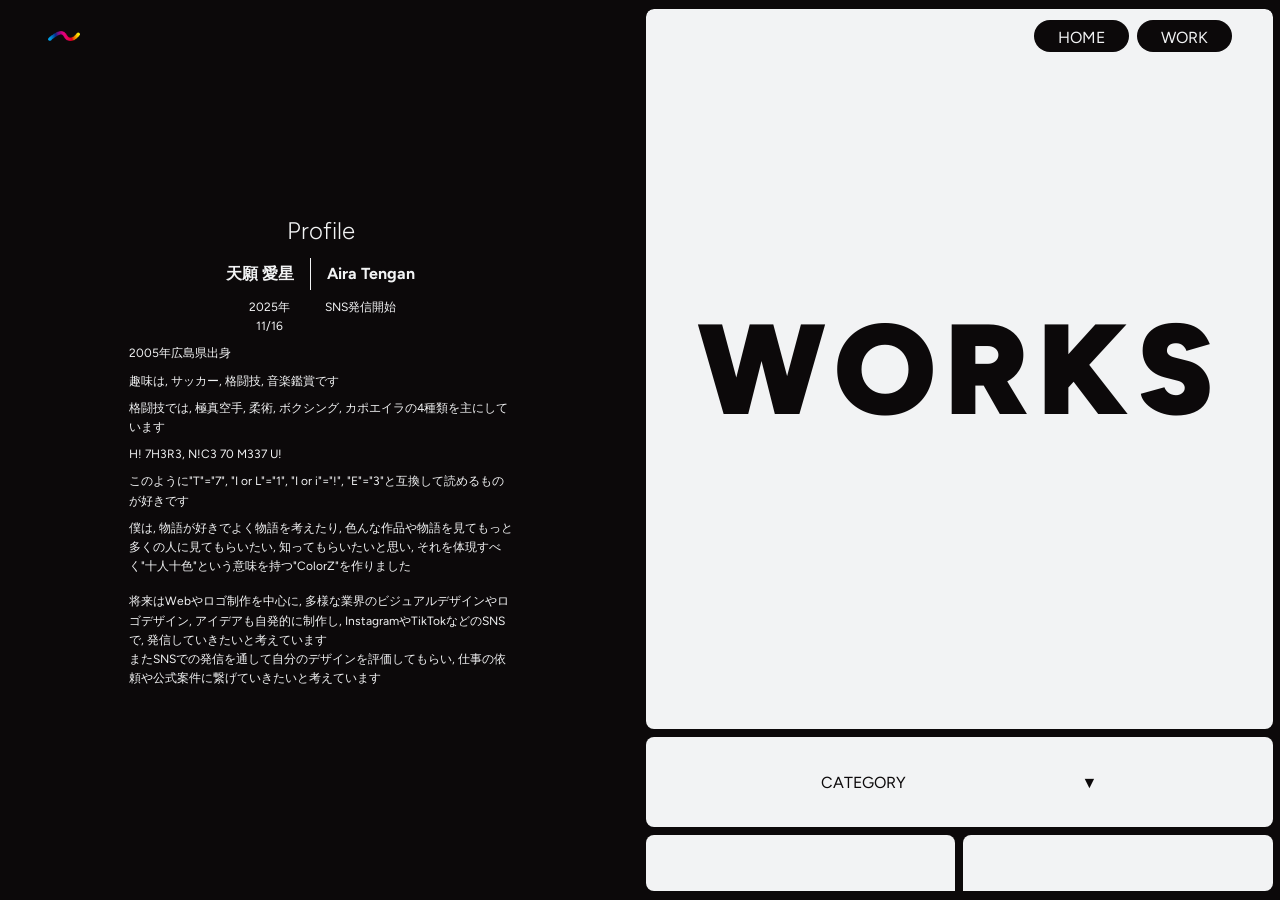
<file: index.html>
<!DOCTYPE html>
<html lang="ja">

<head>
    <meta charset="utf-8">
    <meta name="viewport" content="width=device-width, initial-scale=1.0">
    <title>works - portfolio</title>

    <link rel="stylesheet" href="css/style.css">
    <link rel="stylesheet" href="css/modaal.css">
</head>

<body class="works">
    <header class="header">
        <h1 class="logo">
            <a href="">
                <img src="img/site_logo.png" alt="logo">
            </a>
        </h1>

        <nav class="nav">
            <ul class="menu">
                <li><a href="https://se0ng.github.io/portfolio-home/">HOME</a></li>
                <li><a href="">WORK</a></li>
            </ul>
        </nav>

        <input class="check" id="check" type="checkbox">
        <label class="menu-btn" for="check">
            <span class="bar bar-1"></span>
            <span class="bar bar-2"></span>
            <span class="bar bar-3"></span>
        </label>
    </header>

    
    <main class="inner">
        <section class="max-view">

            <div class="view-left-half">
                <div class="sp-box"></div>
                <div class="profile-inner">
                    <h1 class="profile-title">Profile</h1>
                    <h2 class="profile-name">天願 愛星<span></span>Aira Tengan</h2>
                    <dl class="topic-list">
                        <dt>2025年 11/16</dt>
                        <dd>SNS発信開始</dd>
                    </dl>

                    <div class="s-pr">
                        <p>2005年広島県出身</p>
                        <p>趣味は, サッカー, 格闘技, 音楽鑑賞です</p>
                        <p>格闘技では, 極真空手, 柔術, ボクシング, カポエイラの4種類を主にしています</p>
                        <p>H! 7H3R3, N!C3 70 M337 U!</p>
                        <p>このように"T"="7", "I or L"="1", "I or i"="!", "E"="3"と互換して読めるものが好きです</p>
                        <p>僕は, 物語が好きでよく物語を考えたり, 色んな作品や物語を見てもっと多くの人に見てもらいたい,
                            知ってもらいたいと思い, それを体現すべく"十人十色"という意味を持つ"ColorZ"を作りました</p>
                    </div>

                    <div class="message">
                        <p>将来はWebやロゴ制作を中心に, 多様な業界のビジュアルデザインやロゴデザイン, アイデアも自発的に制作し, 
                            InstagramやTikTokなどのSNSで, 発信していきたいと考えています</p>
                        <p>またSNSでの発信を通して自分のデザインを評価してもらい, 仕事の依頼や公式案件に繋げていきたいと考えています</p>
                    </div>
                </div>
            </div>

            <div class="view-right-half">
                <div class="works-grid">
                    <div class="box">
                        <h2 class="title">WORKS</h2>
                    </div>

                    <div class="category">
                        <div class="category-btn">
                            <p class="">CATEGORY</p><span class="">▼</span>
                        </div>

                        <div class="categories">
                            <ul class="tags-list">
                                <li><a href="#">All</a></li>
                                <li><a href="#logo">LOGO</a></li>
                                <li><a href="#graphic">GRAPHIC</a></li>
                                <li><a href="#web">WEB</a></li>
                                <li><a href="#ui">UI</a></li>
                            </ul>
                            <ul class="used-apps-list">
                                <li><a href="#html">HTML</a></li>
                                <li><a href="#css">CSS</a></li>
                                <li><a href="#java-script">JAVA SCRIPT</a></li>
                                <li><a href="#vs-code">VS CODE</a></li>
                                <li><a href="#illustrator">ILLUSTRATOR</a></li>
                                <li><a href="#photoshop">PHOTOSHOP</a></li>
                                <li><a href="#after-effects">AFTER EFFECTS</a></li>
                                <li><a href="#xd">XD</a></li>
                                <li><a href="#figma">FIGMA</a></li>
                            </ul>
                        </div>
                    </div>

                    <div class="works-list">
                        <div class="works-item" data-modal="modal1">
                            <div class="works-item-inner">
                                <div class="works-img">
                                    <img src="img/works-img/works1-1.png" alt="works1">
                                </div>
                                <p class="works-item-txt">MY DESIGN WORKS</p>
                                <h3 class="works-item-title">LOGO - ColorZ</h3>
                                <ul class="tags">
                                    <li id="logo"><span>#</span>LOGO</li>
                                    <li id="web"><span>#</span>WEB</li>
                                </ul>
                                <ul class="used-apps">
                                    <li id="illustrator"><span>#</span>ILLUSTRATOR</li>
                                </ul>
                            </div>
                        </div>
                        <!--  -->
                        <div class="works-item" data-modal="modal2">
                            <div class="works-item-inner">
                                <div class="works-img">
                                    <img src="img/works-img/works2.png" alt="works2">
                                </div>
                                <p class="works-item-txt">MY DESIGN WORKS</p>
                                <h3 class="works-item-title">LOGO - minimalist</h3>
                                <ul class="tags">
                                    <li id="logo"><span>#</span>LOGO</li>
                                </ul>
                                <ul class="used-apps">
                                    <li id="illustrator"><span>#</span>ILLUSTRATOR</li>
                                </ul>
                            </div>
                        </div>
                        <!--  -->
                        <div class="works-item" data-modal="modal3">
                            <div class="works-item-inner">
                                <div class="works-img">
                                    <img src="img/works-img/works3.png" alt="works3">
                                </div>
                                <p class="works-item-txt">MY DESIGN WORKS</p>
                                <h3 class="works-item-title">LOGO - greeting</h3>
                                <ul class="tags">
                                    <li id="logo"><span>#</span>LOGO</li>
                                </ul>
                                <ul class="used-apps">
                                    <li id="illustrator"><span>#</span>ILLUSTRATOR</li>
                                </ul>
                            </div>
                        </div>
                        <!--  -->
                        <div class="works-item" data-modal="modal4">
                            <div class="works-item-inner">
                                <div class="works-img">
                                    <img src="img/works-img/works4-1.png" alt="works4">
                                </div>
                                <p class="works-item-txt">MY DESIGN WORKS</p>
                                <h3 class="works-item-title">LOGO - LAZY CAT</h3>
                                <ul class="tags">
                                    <li id="logo"><span>#</span>LOGO</li>
                                </ul>
                                <ul class="used-apps">
                                    <li id="illustrator"><span>#</span>ILLUSTRATOR</li>
                                </ul>
                            </div>
                        </div>
                        <!--  -->
                        <div class="works-item" data-modal="modal5">
                            <div class="works-item-inner">
                                <div class="works-img">
                                    <img src="img/works-img/works5.png" alt="works5">
                                </div>
                                <p class="works-item-txt">MY DESIGN WORKS</p>
                                <h3 class="works-item-title">VISUAL GRAPHIC - MY BUSINESS CARD</h3>
                                <ul class="tags">
                                    <li id="graphic"><span>#</span>GRAPHIC</li>
                                </ul>
                                <ul class="used-apps">
                                    <li id="illustrator"><span>#</span>ILLUSTRATOR</li>
                                </ul>
                            </div>
                        </div>
                        <!--  -->
                        <div class="works-item" data-modal="modal6">
                            <div class="works-item-inner">
                                <div class="works-img">
                                    <img src="img/works-img/works6.png" alt="works6">
                                </div>
                                <p class="works-item-txt">MY DESIGN WORKS</p>
                                <h3 class="works-item-title">WEB - TETRIS</h3>
                                <ul class="tags">
                                    <li id="logo"><span>#</span>LOGO</li>
                                    <li id="web"><span>#</span>WEB</li>
                                </ul>
                                <ul class="used-apps">
                                    <li id="illustrator"><span>#</span>ILLUSTRATOR</li>
                                    <li id="vs-code"><span>#</span>VS CODE</li>
                                    <li id="html"><span>#</span>HTML</li>
                                    <li id="css"><span>#</span>CSS</li>
                                    <li id="java-script"><span>#</span>JAVA SCRIPT</li>
                                </ul>
                            </div>
                        </div>
                        <!--  -->
                        <div class="works-item" data-modal="modal7">
                            <div class="works-item-inner">
                                <div class="works-img">
                                    <img src="img/works-img/works7.png" alt="works7">
                                </div>
                                <p class="works-item-txt">MY DESIGN WORKS</p>
                                <h3 class="works-item-title">WEB - KOREAN MANGA "LOOKISM" FOR XD</h3>
                                <ul class="tags">
                                    <li id="graphic"><span>#</span>GRAPHIC</li>
                                    <li id="web"><span>#</span>WEB</li>
                                </ul>
                                <ul class="used-apps">
                                    <li id="illustrator"><span>#</span>ILLUSTRATOR</li>
                                    <li id="photoshop"><span>#</span>PHOTOSHOP</li>
                                    <li id="after-effects"><span>#</span>AFTER EFFECTS</li>
                                    <li id="xd"><span>#</span>XD</li>
                                </ul>
                            </div>
                        </div>
                        <!--  -->
                        <div class="works-item" data-modal="modal8">
                            <div class="works-item-inner">
                                <div class="works-img">
                                    <img src="img/works-img/works1-2.png" alt="works8">
                                </div>
                                <p class="works-item-txt">MY DESIGN WORKS</p>
                                <h3 class="works-item-title">WEB - MY PORTFOLIO SITE</h3>
                                <ul class="tags">
                                    <li id="graphic"><span>#</span>GRAPHIC</li>
                                    <li id="web"><span>#</span>WEB</li>
                                </ul>
                                <ul class="used-apps">
                                    <li id="vs-code"><span>#</span>VS CODE</li>
                                    <li id="html"><span>#</span>HTML</li>
                                    <li id="css"><span>#</span>CSS</li>
                                    <li id="java-script"><span>#</span>JAVA SCRIPT</li>
                                </ul>
                            </div>
                        </div>
                        <!--  -->
                        <div class="works-item" data-modal="modal9">
                            <div class="works-item-inner">
                                <div class="works-img">
                                    <img src="img/works-img/works9.png" alt="works9">
                                </div>
                                <p class="works-item-txt">MY DESIGN WORKS</p>
                                <h3 class="works-item-title">VISUAL GRAPHIC - MUSIC PLAYER UI</h3>
                                <ul class="tags">
                                    <li id="graphic"><span>#</span>GRAPHIC</li>
                                    <li id="ui"><span>#</span>UI</li>
                                </ul>
                                <ul class="used-apps">
                                    <li id="illustrator"><span>#</span>ILLUSTRATOR</li>
                                    <li id="figma"><span>#</span>FIGMA</li>
                                </ul>
                            </div>
                        </div>
                        <!--  -->
                        <div class="works-item" data-modal="modal10">
                            <div class="works-item-inner">
                                <div class="works-img">
                                    <img src="img/works-img/works10-1.png" alt="works10">
                                </div>
                                <p class="works-item-txt">MY DESIGN WORKS</p>
                                <h3 class="works-item-title">VISUAL GRAPHIC - MUSIC PLAYER UI</h3>
                                <ul class="tags">
                                    <li id="logo"><span>#</span>LOGO</li>
                                    <li id="graphic">GRAPHIC</li>
                                </ul>
                                <ul class="used-apps">
                                    <li id="illustrator"><span>#</span>ILLUSTRATOR</li>
                                </ul>
                            </div>
                        </div>
                        <!--  -->
                        <div class="more">
                            <a href=""><img src="img/more.png" alt="more"></a>
                        </div>
                    </div>

                    <div class="home">
                        <p><a href="/home/index.html"><img src="img/icon_plate_home.png" alt="home"></a>> WORKS</p>
                    </div>

                    <footer class="footer">
                        <div class="logo">
                            <a href="https://se0ng.github.io/portfolio-home/"><img src="img/site_logo.png" alt="logo"></a>
                        </div>
                        <div class="sns-link">
                            <ul class="sns-link-list">
                                <li>
                                    <a href="https://www.instagram.com/atocolorz/"><img src="img/icon_ig.png" alt="Instagsram"></a>
                                </li>
                                <li>
                                    <a href=""><img src="img/icon_tiktok.png" alt="TikTok"></a>
                                </li>
                            </ul>
                        </div>
                        <p class="footer-txt">&copy; 2025 ColorZ All Rights Reserved.</p>
                    </footer>
                </div>
            </div>
        </section>

        <div class="modal">
            <div id="modal1" class="modal-container">
                <div class="modal-content">
                    <span class="close">&times;</span>
                    <p class="modal-txt">Works No.1</p>
                    <p class="modal-txt">"十人十色" x "グラデーション"<br>standard ver.</p>
                    <img src="img/works-img/works1-1.png" alt="works1" class="modal-img">
                    <p class="modal-txt">"ColorZ" x "から(〜)"<br>symbol ver.</p>
                    <img src="img/works-img/works1-2.png" alt="works1" class="modal-img">
                    <p class="modal-txt">"round" x "monoline"<br>round monoline ver.</p>
                    <img src="img/works-img/works1-3.png" alt="works1" class="modal-img">
                    <p class="modal-txt">"compact" x "round" x "monoline"<br>minimal ver.</p>
                    <img src="img/works-img/works1-4.png" alt="works1" class="modal-img">
                    <a href="/tetris/index.html">
                        <p class="modal-txt">PLAY THE TETRIS</p>
                    </a>
                    <a href="https://xd.adobe.com/view/2cc61c6d-5906-4b9b-8b4e-2edef0f0cccc-7995/?fullscreen">
                        <p class="modal-txt">GO TO LOOKISM'S SITE</p>
                    </a>
                    <a href="/home/index.html">
                        <p class="modal-txt">WATCH MY PORTFOLIO</p>
                    </a>
                </div>
            </div>
            <!--  -->
            <div id="modal2" class="modal-container">
                <div class="modal-content">
                    <span class="close">&times;</span>
                    <p class="modal-txt">Works No.2</p>
                    <img src="img/works-img/works2.png" alt="works2" class="modal-img">
                    <p class="modal-txt">"ミニマリストの特徴" x "minimalist"</p>
                </div>
            </div>
            <!--  -->
            <div id="modal3" class="modal-container">
                <div class="modal-content">
                    <span class="close">&times;</span>
                    <p class="modal-txt">Works No.3</p>
                    <img src="img/works-img/works3.png" alt="works3" class="modal-img">
                    <p class="modal-txt">"日本の挨拶, お辞儀文化" x "greeting"</p>
                </div>
            </div>
            <!--  -->
            <div id="modal4" class="modal-container">
                <div class="modal-content">
                    <span class="close">&times;</span>
                    <p class="modal-txt">Works No.4</p>
                    <p class="modal-txt">"LAZY" x "CAT"</p>
                    <img src="img/works-img/works4-1.png" alt="works4" class="modal-img">
                    <img src="img/works-img/works4-2.png" alt="works4" class="modal-img">
                    <img src="img/works-img/works4-3.png" alt="works4" class="modal-img">
                </div>
            </div>
            <!--  -->
            <div id="modal5" class="modal-container">
                <div class="modal-content">
                    <span class="close">&times;</span>
                    <p class="modal-txt">Works No.5</p>
                    <p class="modal-txt">"白" x "黒" x "銀"</p>
                    <img src="img/works-img/works5-1.png" alt="works5" class="modal-img">
                    <p class="modal-txt">"黒" x "白" x "銀"</p>
                    <img src="img/works-img/works5-2.png" alt="works5" class="modal-img">
                    <p class="modal-txt">"黒" x "黒" x "銀"</p>
                    <img src="img/works-img/works5-3.png" alt="works5" class="modal-img">
                </div>
            </div>
            <!--  -->
            <div id="modal6" class="modal-container">
                <div class="modal-content">
                    <span class="close">&times;</span>
                    <p class="modal-txt">Works No.6</p>
                    <img src="img/works-img/works6.png" alt="works6" class="modal-img">
                    <a href="/tetris/index.html">
                        <p class="modal-txt">PLAY THE TETRIS</p>
                    </a>
                </div>
            </div>
            <!--  -->
            <div id="modal7" class="modal-container">
                <div class="modal-content">
                    <span class="close">&times;</span>
                    <p class="modal-txt">Works No.7</p>
                    <p class="modal-txt">TOP - FRONT</p>
                    <img src="img/works-img/works7-1.png" alt="works7" class="modal-img">
                    <p class="modal-txt">PLOT - FRONT</p>
                    <img src="img/works-img/works7-2.png" alt="works7" class="modal-img">
                    <p class="modal-txt">MANGA - FRONT</p>
                    <img src="img/works-img/works7-3.png" alt="works7" class="modal-img">
                    <a href="https://xd.adobe.com/view/2cc61c6d-5906-4b9b-8b4e-2edef0f0cccc-7995/?fullscreen">
                        <p class="modal-txt">GO TO LOOKISM'S SITE</p>
                    </a>
                </div>
            </div>
            <!--  -->
            <div id="modal8" class="modal-container">
                <div class="modal-content">
                    <span class="close">&times;</span>
                    <p class="modal-txt">Works No.8</p>
                    <img src="img/works-img/works1-2.png" alt="works8" class="modal-img">
                    <a href="/home/index.html">
                        <p class="modal-txt">WATCH MY PORTFOLIO</p>
                    </a>
                </div>
            </div>
            <!--  -->
            <div id="modal9" class="modal-container">
                <div class="modal-content">
                    <span class="close">&times;</span>
                    <p class="modal-txt">Works No.9</p>
                    <p class="modal-txt">"黒グラス" x "diagonal"</p>
                    <img src="img/works-img/works9-1.png" alt="works9" class="modal-img">
                    <p class="modal-txt">"黒グラス" x "front"</p>
                    <img src="img/works-img/works9-2.png" alt="works9" class="modal-img">
                    <p class="modal-txt">"g'night" x "diagonal"</p>
                    <img src="img/works-img/works9-3.png" alt="works9" class="modal-img">
                    <p class="modal-txt">"g'night" x "front"</p>
                    <img src="img/works-img/works9-4.png" alt="works9" class="modal-img">
                    <p class="modal-txt">"黒" x "diagonal"</p>
                    <img src="img/works-img/works9-5.png" alt="works9" class="modal-img">
                    <p class="modal-txt">"黒" x "front"</p>
                    <img src="img/works-img/works9-6.png" alt="works9" class="modal-img">
                </div>
            </div>
            <!--  -->
            <div id="modal10" class="modal-container">
                <div class="modal-content">
                    <span class="close">&times;</span>
                    <p class="modal-txt">Works No.10</p>
                    <img src="img/works-img/works10-1.png" alt="works10" class="modal-img">
                    <p class="modal-txt">"blue"</p>
                    <img src="img/works-img/works10-2.png" alt="works10" class="modal-img">
                    <p class="modal-txt">"white"</p>
                    <img src="img/works-img/works10-3.png" alt="works10" class="modal-img">
                </div>
            </div>
            <!--  -->
        </div>
    </main>

    <script src="https://code.jquery.com/jquery-3.4.1.min.js"
        integrity="sha256-CSXorXvZcTkaix6Yvo6HppcZGetbYMGWSFlBw8HfCJo=" crossorigin="anonymous"></script>
    <script src="js/script.js" defer></script>
    <script src="js/modaal.js" defer></script>
</body>

</html>
</file>
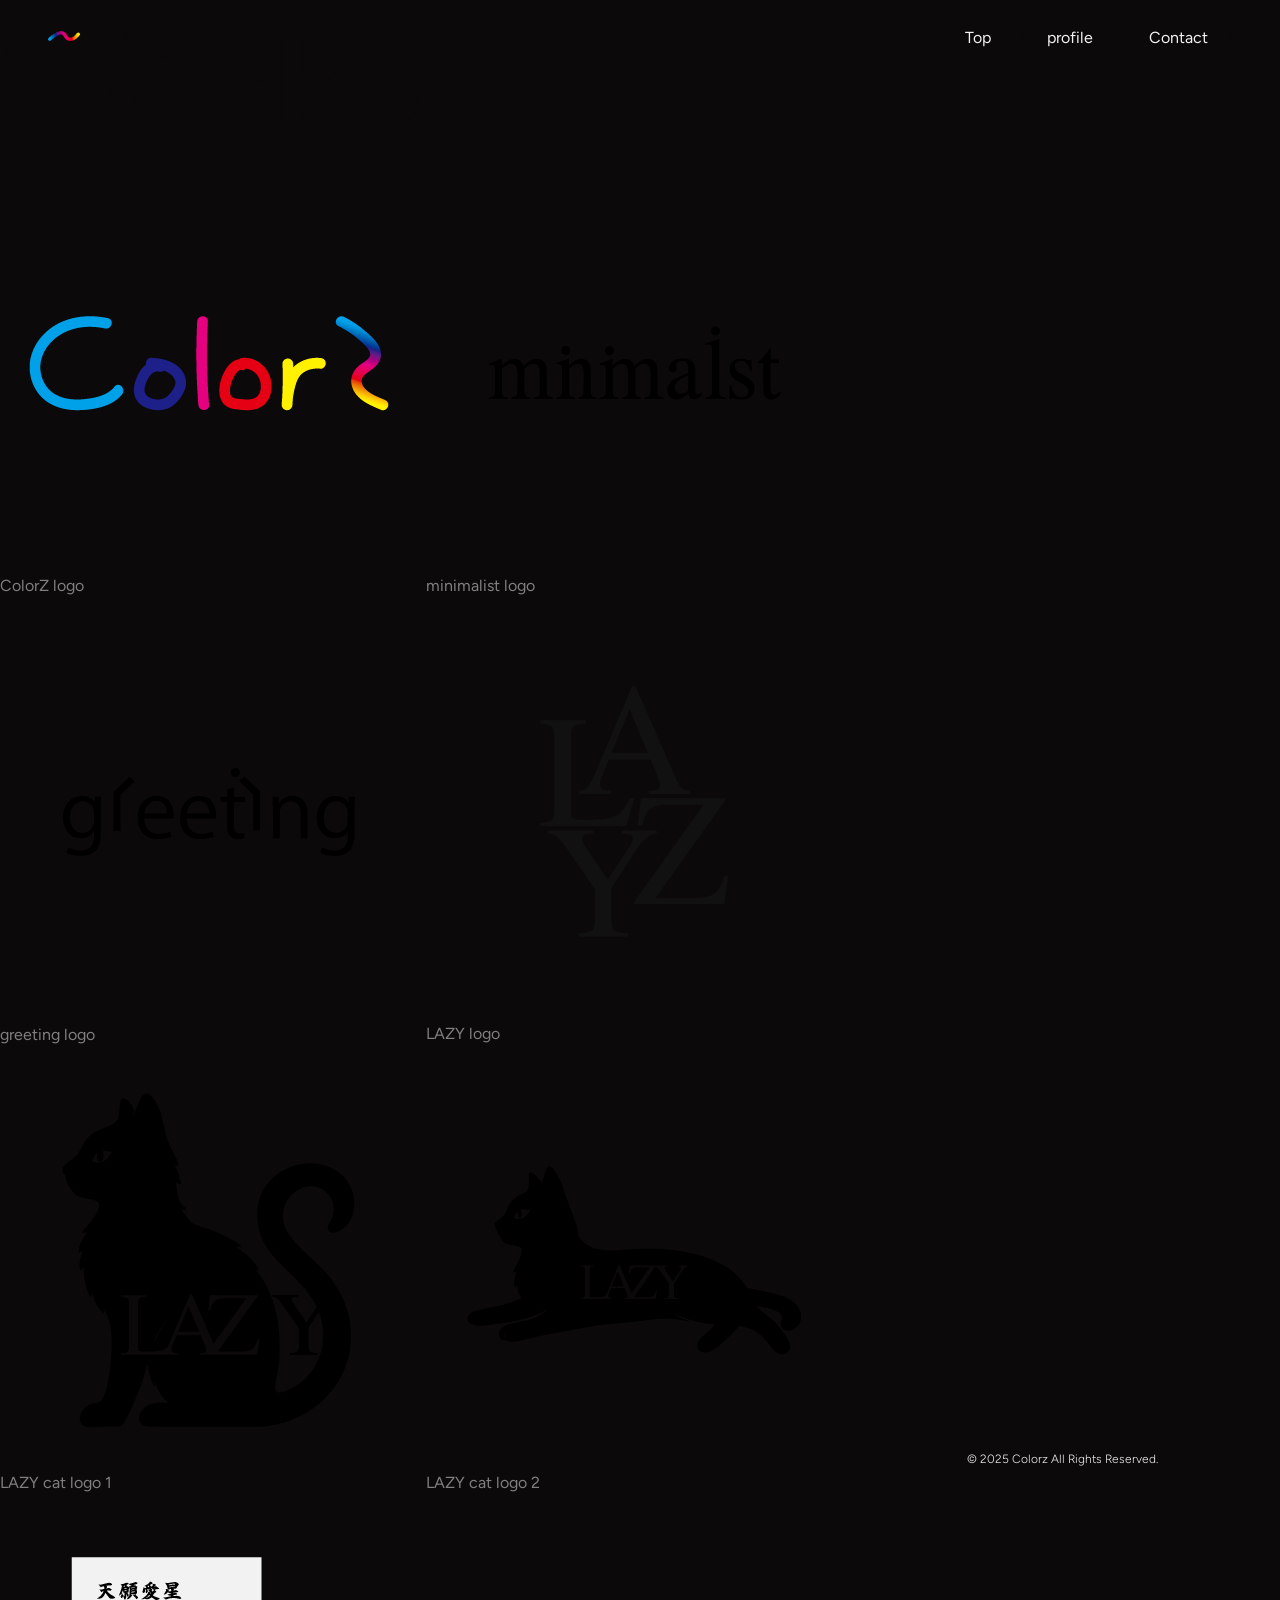
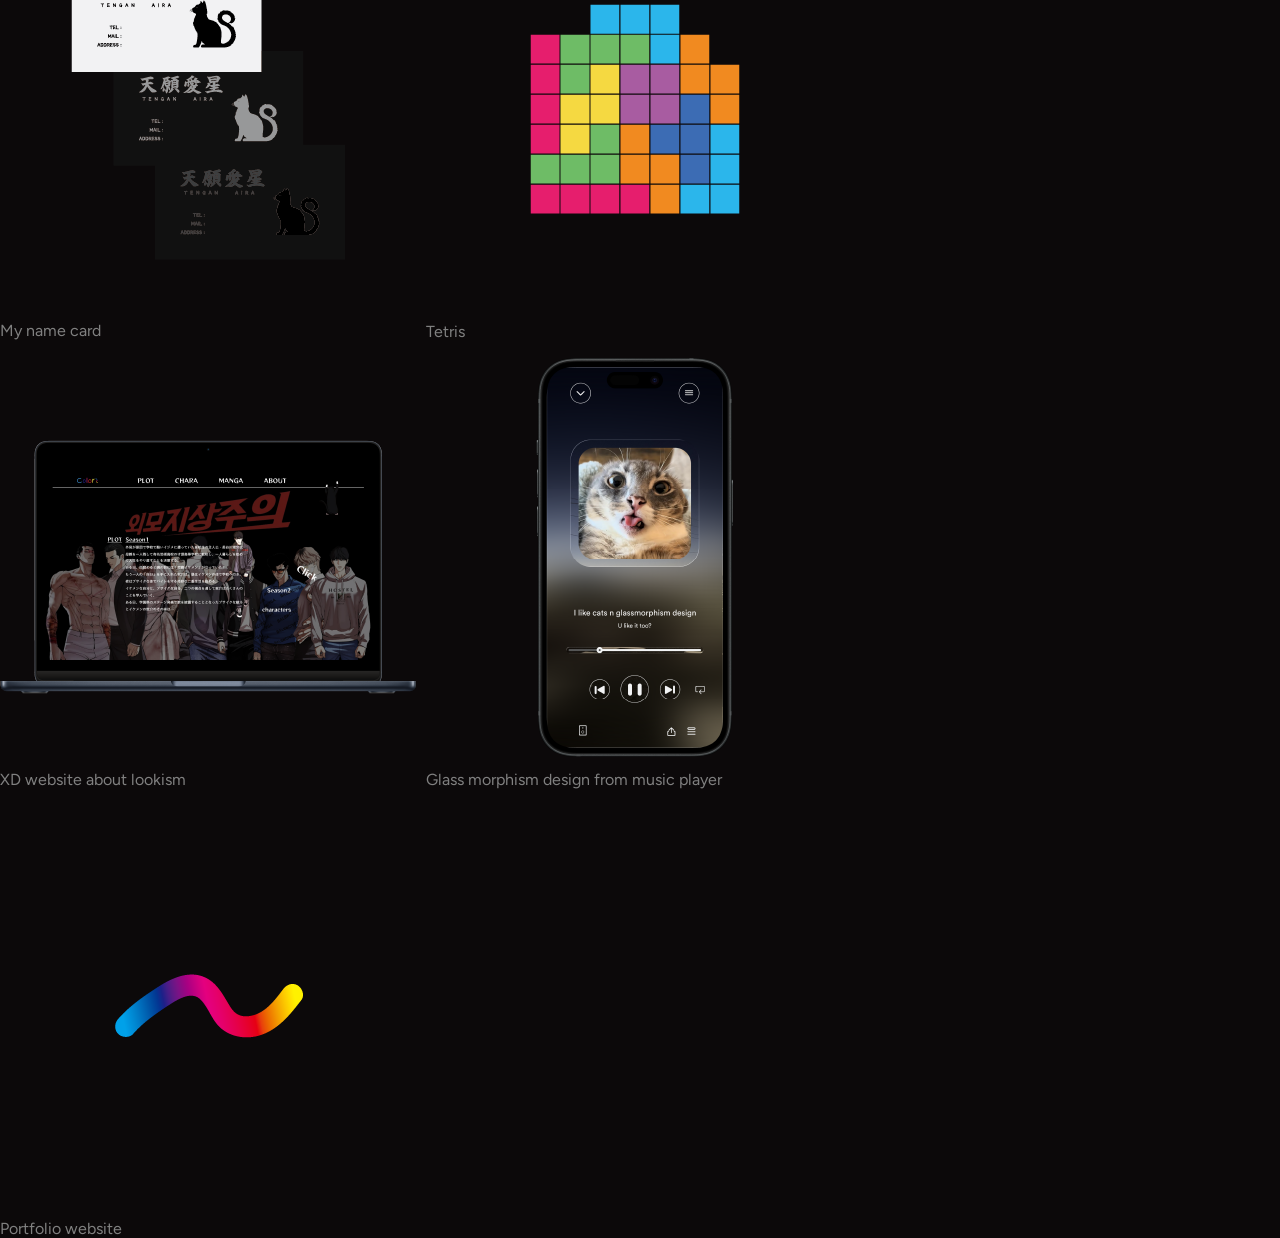
<file: works.html>
<!DOCTYPE html>
<html lang="ja">

<head>
  <meta charset="utf-8">
  <meta name="viewport" content="width=device-width, initial-scale=1.0">
  <title>works - portfolio</title>

  <link rel="stylesheet" href="css/modaal.min.css">
  <link rel="stylesheet" href="css/style.css">

  <script src="https://code.jquery.com/jquery-3.4.1.min.js"
    integrity="sha256-CSXorXvZcTkaix6Yvo6HppcZGetbYMGWSFlBw8HfCJo=" crossorigin="anonymous"></script>
  <script src="js/modaal.min.js" defer></script>
  <script src="js/script.js" defer></script>
</head>

<body class="works">
  <header class="header">
    <h1 class="logo">
      <a href="">
        <img src="img/site_logo.png" alt="logo">
      </a>
    </h1>

    <nav class="nav">
      <ul class="menu">
        <li><a href="https://se0ng.github.io/portfolio-top/">Top</a></li>
        <li><a href="https://se0ng.github.io/portfolio-profile/">profile</a></li>
        <li><a href="https://se0ng.github.io/portfolio-contact/">Contact</a></li>
      </ul>
    </nav>

    <input class="check" id="check" type="checkbox">
    <label class="menu-btn" for="check">
      <span class="bar bar-1"></span>
      <span class="bar bar-2"></span>
      <span class="bar bar-3"></span>
    </label>
  </header>

  <main>
    <h1 class="title">Works</h1>
    <ul class="works-list">
      <li>
        <a href="img/x3/logo_ColorZ.png" data-group="gallery" class="gallery">
          <img src="img/logo_ColorZ.png" loading="lazy" alt="logo_colorz"></a>
        <p class="works-name">ColorZ logo</p>
      </li>
      <li>
        <a href="img/x3/logo_minimalist.png" data-group="gallery" class="gallery">
          <img src="img/logo_minimalist.png" loading="lazy" alt="logo_minimalist"></a>
        <p class="works-name">minimalist logo</p>
      </li>
      <li>
        <a href="img/x3/logo_greeting.png" data-group="gallery" class="gallery">
          <img src="img/logo_greeting.png" loading="lazy" alt="logo_greeting"></a>
        <p class="works-name">greeting logo</p>
      </li>
      <li>
        <a href="img/x3/logo_LAZY.png" data-group="gallery" class="gallery">
          <img src="img/logo_LAZY.png" loading="lazy" alt="logo_lazy"></a>
        <p class="works-name">LAZY logo</p>
      </li>
      <li>
        <a href="img/x3/logo_LAZY_cat_1.png" data-group="gallery" class="gallery">
          <img src="img/logo_LAZY_cat_1.png" loading="lazy" alt="logo_lazy-cat01"></a>
        <p class="works-name">LAZY cat logo 1</p>
      </li>
      <li>
        <a href="img/x3/logo_LAZY_cat_2.png" data-group="gallery" class="gallery">
          <img src="img/logo_LAZY_cat_2.png" loading="lazy" alt="logo_lazy-cat02"></a>
        <p class="works-name">LAZY cat logo 2</p>
      </li>
      <li>
        <a href="img/x3/visual_my_name_card.png" data-group="gallery" class="gallery">
          <img src="img/visual_my_name_card.png" loading="lazy" alt="my-name-card"></a>
        <p class="works-name">My name card</p>
      </li>
      <li>
        <a href="https://se0ng.github.io/tetris/">
          <img src="img/favicon_tetris.png" loading="lazy" alt="tetris"></a>
        <p class="works-name">Tetris</p>
      </li>
      <li>
        <a href="img/xn/plot-front.png" data-group="gallery" class="gallery">
          <img src="img/plot-front.png" loading="lazy" alt="xd_lookism"></a>
        <p class="works-name">XD website about lookism</p>
      </li>
      <li>
        <a href="img/xn/gmd_ui.png" data-group="gallery" class="gallery">
          <img src="img/gmd_ui.png" loading="lazy" alt="glassmorphism-music-player-ui_from-spotify"></a>
        <p class="works-name">Glass morphism design from music player</p>
      </li>
      <li>
        <a href="https://se0ng.github.io/portfolio-top/">
          <img src="img/visual_logo_ColorZ.png" loading="lazy" alt="portfolio"></a>
        <p class="works-name">Portfolio website</p>
      </li>
    </ul>
  </main>

  <footer class="footer">
    <p class="footer-txt">&copy; 2025 Colorz All Rights Reserved.</p>
  </footer>
</body>

</html>
</file>
<file: css/style.css>
@charset "utf-8";

/* Variable */
@import url('https://fonts.googleapis.com/css2?family=Figtree:ital,wght@0,300..900;1,300..900&display=swap');


*,
*::before,
*::after {
    box-sizing: border-box;
    margin: 0;
    padding: 0;
    text-decoration: none;
    list-style: none;
}

html,
body {
    font-size: 16px;
}

body {
    font-family: "Figtree";
    /* font-optical-sizing: auto; */
    font-weight: 400;
    font-style: normal;
    background: #0c090a;
    color: #808080;
    overflow: hidden;
    display: flex;
    justify-content: center;
    align-items: center;
}

a:hover {
    opacity: .7;
    transition: opacity .3s ease;
}

/* HEADER */
.header {
    display: flex;
    justify-content: space-between;
    align-items: center;
    position: fixed;
    top: .25rem;
    padding: 1rem;
    width: 90%;
    z-index: 10;
}

.logo,
.logo a {
    width: 2rem;
    max-height: 1rem;
    display: flex;
    justify-content: center;
    align-items: center;
}

.logo img {
    width: 100%;
    height: 100%;
}

@media screen and (min-width:768px) {
    .header {
        width: 95%;
    }
}

/* HUMBERGAR MENU */
.check {
    display: none;
}

.menu-btn {
    --gap: 5px;
    --height-bar: 2px;
    --pos-y-bar-one: 0;
    --pos-y-bar-three: 0;
    --scale-bar: 1;
    --rotate-bar-one: 0;
    --rotate-bar-three: 0;
    width: 2rem;
    height: 2rem;
    display: flex;
    flex-direction: column;
    align-items: center;
    gap: var(--gap);
    cursor: pointer;
    position: relative;
    background-color: #0c090a;
    padding: .5rem;
    border-radius: 1.5rem;
}

.open .menu-btn {
    background-color: transparent;
}

.bar {
    display: block;
    position: relative;
    height: var(--height-bar);
    width: 1.25rem;
    border-radius: .5rem;
    background-color: #f2f3f4;
    z-index: 10;
}

.open .bar {
    background-color: #0c090a;
}

.bar-1 {
    top: var(--pos-y-bar-one);
    transform: rotate(var(--rotate-bar-one));
    transition: top 200ms 100ms, transform 100ms;
}

.bar-2 {
    transform: scaleX(var(--scale-bar));
    transition: transform 150ms 100ms;
}

.bar-3 {
    bottom: var(--pos-y-bar-three);
    transform: rotate(var(--rotate-bar-three));
    transition: bottom 200ms 100ms, transform 100ms;
}

.check:checked+.menu-btn>.bar-1 {
    transition: top 200ms, transform 200ms 100ms;
}

.check:checked+.menu-btn>.bar-3 {
    transition: bottom 200ms, transform 200ms 100ms;
}

.check:checked+.menu-btn {
    --pos-y-bar-one: calc(var(--gap) + var(--height-bar));
    --pos-y-bar-three: calc(var(--gap) + var(--height-bar));
    --scale-bar: 0;
    --rotate-bar-one: 45deg;
    --rotate-bar-three: -45deg;
}

.menu {
    display: flex;
    flex-direction: column;
    justify-content: center;
    align-items: center;
    text-align: center;
    position: fixed;
    top: 0;
    left: 0;
    width: 100%;
    height: 100%;
    gap: 5vh;
    background-color: rgba(229, 229, 229, .9);
    font-size: 1rem;
    transform: translateX(100%);
    transition: .1s ease;
}

.menu a {
    color: #f2f3f4;
    z-index: 10;
}

.menu a:hover img {
    display: block;
}

@media screen and (min-width:841px) {
    .menu-btn {
        display: none;
    }

    .menu {
        position: static;
        flex-direction: row;
        width: auto;
        height: 2rem;
        background-color: transparent;
        transform: none;
        gap: .5rem;
    }

    .menu li {
        background-color: #0c090a;
        height: 2rem;
        padding: .5rem 1.5rem;
        border-radius: 10rem;
    }
}

.open .menu {
    transform: translateX(0);
}

.open .menu li {
    height: auto;
    font-size: 15vw;
    padding: 0;
}

.open .menu a {
    color: #0c090a;
}

/* WORKS */
.inner {
    display: flex;
    justify-content: center;
    align-items: center;
}

.max-view {
    display: flex;
    flex-direction: column;
    justify-content: space-evenly;
    align-items: center;
    width: 100vw;
    height: 90vh;
    background: #0c090a;
}

.view-left-half {
    width: 95%;
    height: calc(4rem - .25rem);
    border-radius: .75rem;
    margin: .25rem;
}

.sp-box {
    width: 100%;
    height: 100%;
    background-color: #f2f3f4;
    border-radius: .75rem;
}

.profile-inner {
    display: none;
}

.view-right-half {
    width: 95%;
    height: calc(98% - 4rem - .25rem);
    margin: .25rem;
    border-radius: .75rem;
    overflow-x: hidden;
    overflow-y: auto;
}

@media screen and (min-width:768px) {
    .max-view {
        flex-direction: row;
        height: 100vh;
    }

    .view-left-half {
        width: 49%;
        height: 98%;
        border-radius: .5rem;
        position: sticky;
        z-index: 0;
        display: flex;
        justify-content: center;
        align-items: center;
    }

    .sp-box {
        background-color: transparent;
        display: none;
    }

    .profile-inner {
        display: flex;
    }

    .view-right-half {
        width: 49%;
        height: 98%;
        border-radius: .5rem;
    }
}

/* MAIN - LEFT */
.profile-inner {
    width: 30vw;
    flex-direction: column;
    justify-content: center;
    align-items: center;
    color: #f2f3f4;
    line-height: 1.6;
    font-size: .75rem;
}

.profile-title {
    font-size: 1.5rem;
    font-weight: 300;
}

.profile-name {
    font-size: 1rem;
    display: flex;
    align-items: center;
}

.profile-name span {
    border-left: .1rem solid #f2f3f4;
    padding: 1rem 0;
    margin: 0 1rem;
}

.topic-list {
    text-align: center;
}

.topic-list dt {
    clear: left;
    float: left;
    width: 3rem;
    margin-right: 2rem;
}

.topic-list dd {
    overflow: hidden;
}

.profile-title,
.profile-name,
.topic-list,
.s-pr,
.s-pr p {
    margin-bottom: .5rem;
}

/* MAIN - RIGHT */
.works-grid {
    max-width: 100%;
    max-height: 100%;
    display: flex;
    flex-wrap: wrap;
    justify-content: center;
    gap: .5rem;
    border-radius: .75rem;
    z-index: 5;
}

.box {
    width: 100%;
    height: 60vh;
    background-color: #f2f3f4;
    border-radius: .75rem;
    display: flex;
    justify-content: center;
    align-items: center;
}

@media screen and (min-width:540px) {
    .box {
        height: 80vh;
    }
}

.title {
    font-family: "Figtree";
    font-size: 10vw;
    font-weight: 1000;
    letter-spacing: .5rem;
    color: #0c090a;
}

.category {
    width: 100%;
    height: auto;
    display: flex;
    flex-direction: column;
}

.category-btn {
    width: 100%;
    height: 10vh;
    background-color: #f2f3f4;
    border-radius: .75rem;
    font-size: 1rem;
    color: #0c090a;
    display: flex;
    justify-content: space-evenly;
    align-items: center;
}

.category-btn:hover p {
    transform: scale(1.2);
    transition: transform .3s ease;
}

.categories {
    width: 100%;
    padding: 3rem;
    height: auto;
    display: none;
}

.open.categories {
    display: flex;
    justify-content: space-evenly;
    animation: slideUp .3s ease;
}

.open.categories .category-btn span {
    transform: rotate(360deg *5);
    transition: transform .3s forwards;
}

.tags-list,
.used-apps-list {
    display: flex;
    flex-direction: column;
    gap: .5rem;
    font-family: "DM Sans";
    font-weight: 300;
}

.tags-list a,
.used-apps-list a {
    color: #f2f3f4;
}

.works-list {
    width: 100%;
    display: flex;
    flex-direction: column;
    gap: .5rem;
}

@media screen and (min-width:540px) {
    .works-list {
        display: grid;
        grid-template-columns: repeat(2, 1fr);
    }
}

.works-item,
.more {
    width: 100%;
    height: 60vh;
    display: flex;
    flex-direction: column;
    justify-content: center;
    align-items: center;
    background-color: #f2f3f4;
    border-radius: .75rem;
    font-family: "Figtree";
    cursor: pointer;
    transition: background-color .3s ease;
}

.works-item:hover {
    background-color: transparent;
}

.works-item:hover .works-img img,
.more:hover .more img {
    transform: scale(1.1);
    transition: transform .3s ease;
}

.works-item-inner {
    color: #0c090a;
}

.works-item:hover .works-item-inner {
    color: #f2f3f4;
}

.works-item-inner {
    display: flex;
    flex-direction: column;
    justify-content: center;
    width: 60%;
    height: 70%;
    margin: .5rem 0;
}

.works-img {
    width: 100%;
    height: 80%;
    display: flex;
    justify-content: center;
    align-items: center;
    background-color: #f2f3f4;
    border-radius: .75rem;
    margin-bottom: .5rem;
    padding: 1rem;
}

@media screen and (min-width:768px) {
    .works-img {
        height: 60%;
    }
}

.works-img img {
    max-width: 100%;
    max-height: 100%;
}

.works-item-txt {
    font-size: .75rem;
    opacity: .5;
}

.works-item-title {
    font-size: 1rem;
}

.tags {
    display: flex;
    flex-direction: row;
    font-size: .75rem;
    gap: .1rem;
    margin-bottom: .1rem;
}

.used-apps {
    display: flex;
    flex-direction: column;
    font-size: .75rem;
    gap: .1rem;
}

.more {
    background-color: #0c090a;
    border-radius: .75rem;
}

.more img {
    width: 100%;
}

@media screen and (min-width:841px) {

    .works-grid,
    .box,
    .category-btn,
    .works-item,
    .works-img .more {
        border-radius: .5rem;
    }
}

.home {
    width: 100%;
    height: 10vh;
    background-color: #f2f3f4;
    border-radius: .75rem;
}

.home p {
    width: 100%;
    height: 100%;
    display: flex;
    justify-content: center;
    align-items: center;
    font-size: 1rem;
    color: #0c090a;
    gap: 1rem;
}

.home img {
    height: 3vh;
}

.home a {
    color: #0c090a;
}

.home img:hover {
    transform: scale(1.1);
    transition: transform .3s ease;
}

@media screen and (min-width:841px) {
    .home {
        border-radius: .5rem;
    }
}

/* ----------     FOOTER     ---------- */
.footer {
    width: 50vw;
    margin-top: 5rem;
    padding: 1rem 0;
    display: flex;
    flex-direction: column;
    justify-content: center;
    align-items: center;
}

.sns-link-list {
    width: 50vw;
    display: flex;
    justify-content: space-evenly;
    align-items: center;
    margin: 3rem 0;
    padding: 2rem 0;
}

.sns-link-list img {
    width: 2rem;
    height: auto;
    border-radius: .5rem;
}

.footer-txt {
    font-size: .5rem;
    font-weight: 300;
    color: #f2f3f4;
}

@media screen and (min-width:768px) {
    .footer-txt {
        font-size: .75rem;
    }
}
</file>
<file: css/modaal.css>
@charset "utf-8";

/* modal */
.modal {
    max-width: 90vw;
    max-height: 90vh;
}

.modal-container {
    position: fixed;
    inset: 0;
    background-color: rgba(0, 0, 0, .7);
    display: flex;
    justify-content: center;
    align-items: center;
    opacity: 0;
    visibility: hidden;
    pointer-events: none;
    transition: opacity .3s ease, visibility .3s ease;
    z-index: 15;
}

@media screen and (min-width:768px) {
    .modal-container {
        justify-content: flex-start;
        align-items: center;
    }
}

/* 表示状態 */
.modal-container.show {
    opacity: 1;
    visibility: visible;
    pointer-events: auto;
}

.modal-content a {
    color: #0c090a;
}

/* モーダルの中身 */
.modal-content {
    position: relative;
    background-color: #f2f3f4;
    border: #212121;
    padding: 2rem;
    border-radius: .75rem;
    width: 100%;
    max-width: 90vw;
    max-height: 90vh;
    overflow-y: scroll;
    overflow-x: hidden;
    display: flex;
    flex-direction: column;
    align-items: center;
    transform: scale(.95);
    transition: transform .3s ease;
    scrollbar-width: none;
}

.modal-content::-webkit-scrollbar {
    display: none;
}

.modal-img {
    max-width: 100%;
}

.modal-txt {
    font-size: 1rem;
    line-height: 1.6;
    color: #0c090a;
    text-align: center;
}

.modal-txt:nth-child(n+2) {
    margin-top: 3rem;
}

@media screen and (min-width:768px) {
    .modal-content {
        left: .25rem;
        max-width: 50vw;
    }

    .modal-img {
        max-height: 80vh;
    }

    .modal-txt {
        font-size: 1.25rem;
    }
}

/* 開いた時のアニメーション */
.modal.show .modal-content {
    transform: scale(1);
}

/* 閉じるボタン */
.close {
    background-color: #0c090a;
    color: #f2f3f4;
    border: none;
    width: 2rem;
    height: 2rem;
    font-size: 1.5rem;
    border-radius: 1rem;
    line-height: 1.6;
    cursor: pointer;
    position: sticky;
    top: 0;
    right: 0;
    display: flex;
    justify-content: center;
    align-items: center;
    align-self: flex-end;
    z-index: 20;
}

.close:hover {
    opacity: .7;
}

/* animation */
@keyframes fadeIn {
    from {
        opacity: 0;
    }

    to {
        opacity: 1;
    }
}

@keyframes slideUp {
    from {
        transform: translateY(10%);
        opacity: 0;
    }

    to {
        transform: translateY(0);
        opacity: 1;
    }
}

@keyframes zoomIn {
    from {
        transform: scale(0);
    }

    to {
        transform: scale(1);
    }
}

@keyframes spin {
    from {
        transform: rotate(0deg);
    }

    to {
        transform: rotate(1800deg);
        /* 360*5 → 1800 */
    }
}
</file>
<file: css/modaal.min.css>
/*!
	Modaal - accessible modals - v0.4.4
	by Humaan, for all humans.
	http://humaan.com
 */
.modaal-noscroll {
	overflow: hidden
}

.modaal-accessible-hide {
	position: absolute !important;
	clip: rect(1px 1px 1px 1px);
	clip: rect(1px, 1px, 1px, 1px);
	padding: 0 !important;
	border: 0 !important;
	height: 1px !important;
	width: 1px !important;
	overflow: hidden
}

.modaal-overlay {
	position: fixed;
	top: 0;
	left: 0;
	width: 100%;
	height: 100%;
	z-index: 999;
	opacity: 0
}

.modaal-wrapper {
	display: block;
	position: fixed;
	top: 0;
	left: 0;
	width: 100%;
	height: 100%;
	z-index: 9999;
	overflow: auto;
	opacity: 1;
	box-sizing: border-box;
	-webkit-overflow-scrolling: touch;
	-webkit-transition: all .3s ease-in-out;
	transition: all .3s ease-in-out
}

.modaal-wrapper * {
	box-sizing: border-box;
	-webkit-font-smoothing: antialiased;
	-moz-osx-font-smoothing: grayscale;
	-webkit-backface-visibility: hidden
}

.modaal-wrapper .modaal-close {
	border: none;
	background: 0 0;
	padding: 0;
	-webkit-appearance: none
}

.modaal-wrapper.modaal-start_none {
	display: none;
	opacity: 1
}

.modaal-wrapper.modaal-start_fade {
	opacity: 0
}

.modaal-wrapper [tabindex="0"] {
	outline: 0 !important
}

.modaal-wrapper.modaal-fullscreen {
	overflow: hidden
}

.modaal-outer-wrapper {
	position: relative;
	width: 100%;
	height: 100%
}

.modaal-fullscreen .modaal-outer-wrapper {
	display: block
}

.modaal-inner-wrapper {
	display: flex;
	justify-content: center;
	align-items: center;
	text-align: center;
	width: 100%;
	height: 100%;
	position: relative;
	padding: 80px 25px
}

.modaal-fullscreen .modaal-inner-wrapper {
	padding: 0;
	display: block;
	vertical-align: top
}

.modaal-container {
	position: relative;
	display: flex;
	justify-content: center;
	align-items: center;
	width: 100%;
	height: auto;
	margin: auto;
	padding: 50px 100px;
	text-align: center;
	color: #000;
	max-width: 1000px;
	border-radius: 18px;
	background: #f2f3f4;
	box-shadow: 0 5px 25px rgba(0, 0, 0, .3);
	cursor: auto;
}

@media screen and (min-width:768px) {
	.modaal-container {
		height: 80vh;
	}
}

.modaal-container.is_loading {
	height: 100px;
	width: 100px;
	overflow: hidden
}

.modaal-fullscreen .modaal-container {
	max-width: none;
	height: 100%;
	overflow: auto
}

.modaal-close {
	position: fixed;
	right: 20px;
	top: 20px;
	color: #fff;
	cursor: pointer;
	opacity: 1;
	width: 50px;
	height: 50px;
	background: rgba(0, 0, 0, 0);
	border-radius: 100%;
	-webkit-transition: all .2s ease-in-out;
	transition: all .2s ease-in-out
}

.modaal-close:focus, .modaal-close:hover {
	outline: 0;
	background: #f2f3f4
}

.modaal-close:focus:after, .modaal-close:focus:before, .modaal-close:hover:after, .modaal-close:hover:before {
	background: #0c090a
}

.modaal-close span {
	position: absolute !important;
	clip: rect(1px 1px 1px 1px);
	clip: rect(1px, 1px, 1px, 1px);
	padding: 0 !important;
	border: 0 !important;
	height: 1px !important;
	width: 1px !important;
	overflow: hidden
}

.modaal-close:after, .modaal-close:before {
	display: block;
	content: " ";
	position: absolute;
	top: 14px;
	left: 23px;
	width: 4px;
	height: 22px;
	border-radius: 4px;
	background: #f2f3f4;
	-webkit-transition: background .2s ease-in-out;
	transition: background .2s ease-in-out
}

.modaal-close:before {
	-webkit-transform: rotate(-45deg);
	-ms-transform: rotate(-45deg);
	transform: rotate(-45deg)
}

.modaal-close:after {
	-webkit-transform: rotate(45deg);
	-ms-transform: rotate(45deg);
	transform: rotate(45deg)
}

.modaal-fullscreen .modaal-close {
	background: #f2f3f4;
	right: 10px;
	top: 10px
}

.modaal-content-container {
	padding: 30px
}

.modaal-confirm-wrap {
	padding: 30px 0 0;
	text-align: center;
	font-size: 0
}

.modaal-confirm-btn {
	font-size: 14px;
	display: inline-block;
	margin: 0 10px;
	vertical-align: middle;
	cursor: pointer;
	border: none;
	background: 0 0
}

.modaal-confirm-btn.modaal-ok {
	padding: 10px 15px;
	color: #fff;
	background: #555;
	border-radius: 3px;
	-webkit-transition: background .2s ease-in-out;
	transition: background .2s ease-in-out
}

.modaal-confirm-btn.modaal-ok:hover {
	background: #2f2f2f
}

.modaal-confirm-btn.modaal-cancel {
	text-decoration: underline
}

.modaal-confirm-btn.modaal-cancel:hover {
	text-decoration: none;
	color: #2f2f2f
}

.modaal-instagram .modaal-container {
	width: auto;
	background: 0 0;
	box-shadow: none !important
}

.modaal-instagram .modaal-content-container {
	padding: 0;
	background: 0 0
}

.modaal-instagram .modaal-content-container>blockquote {
	width: 1px !important;
	height: 1px !important;
	opacity: 0 !important
}

.modaal-instagram iframe {
	opacity: 0;
	margin: -6px !important;
	border-radius: 0 !important;
	width: 1000px !important;
	max-width: 800px !important;
	box-shadow: none !important;
	-webkit-animation: instaReveal 1s linear forwards;
	animation: instaReveal 1s linear forwards
}

.modaal-image .modaal-inner-wrapper {
	padding-left: 140px;
	padding-right: 140px
}

.modaal-image .modaal-container {
	width: auto;
	max-width: 100%
}

.modaal-image .modaal-container img {
	max-width: 100%;
	max-height: 100%;
	height: auto;
	width: auto;
	display: block;
	margin: 0 auto;
}

.modaal-gallery-wrap {
	position: relative;
	color: #fff
}

.modaal-gallery-item {
	display: none
}

.modaal-gallery-item img {
	max-width: 70vw !important;
	max-height: 60vh !important;
	width: auto !important;
	height: auto !important;
	display: block;
}

.modaal-gallery-item.is_active {
	display: block
}

.modaal-gallery-label {
	position: absolute;
	left: 0;
	width: 100%;
	margin: 20px 0 0;
	font-size: 18px;
	text-align: center;
	color: #fff
}

.modaal-gallery-label:focus {
	outline: 0
}

.modaal-gallery-control {
	position: absolute;
	top: 50%;
	-webkit-transform: translateY(-50%);
	-ms-transform: translateY(-50%);
	transform: translateY(-50%);
	opacity: 1;
	cursor: pointer;
	color: #fff;
	width: 50px;
	height: 50px;
	background: rgba(0, 0, 0, 0);
	border: none;
	border-radius: 100%;
	-webkit-transition: all .2s ease-in-out;
	transition: all .2s ease-in-out
}

.modaal-gallery-control.is_hidden {
	opacity: 0;
	cursor: default
}

.modaal-gallery-control:focus, .modaal-gallery-control:hover {
	outline: 0;
	background: #fff
}

.modaal-gallery-control:focus:after, .modaal-gallery-control:focus:before, .modaal-gallery-control:hover:after, .modaal-gallery-control:hover:before {
	background: #afb7bc
}

.modaal-gallery-control span {
	position: absolute !important;
	clip: rect(1px 1px 1px 1px);
	clip: rect(1px, 1px, 1px, 1px);
	padding: 0 !important;
	border: 0 !important;
	height: 1px !important;
	width: 1px !important;
	overflow: hidden
}

.modaal-gallery-control:after, .modaal-gallery-control:before {
	display: block;
	content: " ";
	position: absolute;
	top: 16px;
	left: 25px;
	width: 4px;
	height: 18px;
	border-radius: 4px;
	background: #fff;
	-webkit-transition: background .2s ease-in-out;
	transition: background .2s ease-in-out
}

.modaal-gallery-control:before {
	margin: -5px 0 0;
	-webkit-transform: rotate(-45deg);
	-ms-transform: rotate(-45deg);
	transform: rotate(-45deg)
}

.modaal-gallery-control:after {
	margin: 5px 0 0;
	-webkit-transform: rotate(45deg);
	-ms-transform: rotate(45deg);
	transform: rotate(45deg)
}

.modaal-gallery-next-inner {
	left: 100%;
	margin-left: 40px
}

.modaal-gallery-next-outer {
	right: 45px
}

.modaal-gallery-prev:after, .modaal-gallery-prev:before {
	left: 22px
}

.modaal-gallery-prev:before {
	margin: 5px 0 0;
	-webkit-transform: rotate(-45deg);
	-ms-transform: rotate(-45deg);
	transform: rotate(-45deg)
}

.modaal-gallery-prev:after {
	margin: -5px 0 0;
	-webkit-transform: rotate(45deg);
	-ms-transform: rotate(45deg);
	transform: rotate(45deg)
}

.modaal-gallery-prev-inner {
	right: 100%;
	margin-right: 40px
}

.modaal-gallery-prev-outer {
	left: 45px
}

.modaal-video-wrap {
	margin: auto 50px;
	position: relative
}

.modaal-video-container {
	position: relative;
	padding-bottom: 56.25%;
	height: 0;
	overflow: hidden;
	max-width: 100%;
	box-shadow: 0 0 10px rgba(0, 0, 0, .3);
	background: #000;
	max-width: 1300px;
	margin-left: auto;
	margin-right: auto
}

.modaal-video-container embed, .modaal-video-container iframe, .modaal-video-container object {
	position: absolute;
	top: 0;
	left: 0;
	width: 100%;
	height: 100%
}

.modaal-iframe .modaal-content {
	width: 100%;
	height: 100%
}

.modaal-iframe-elem {
	width: 100%;
	height: 100%;
	display: block
}

.modaal-loading-spinner {
	background: 0 0;
	position: absolute;
	width: 200px;
	height: 200px;
	top: 50%;
	left: 50%;
	margin: -100px 0 0 -100px;
	-webkit-transform: scale(.25);
	-ms-transform: scale(.25);
	transform: scale(.25)
}

.modaal-loading-spinner>div {
	width: 24px;
	height: 24px;
	margin-left: 4px;
	margin-top: 4px;
	position: absolute
}

.modaal-loading-spinner>div>div {
	width: 100%;
	height: 100%;
	border-radius: 15px;
	background: #fff
}

.modaal-loading-spinner>div:nth-of-type(1)>div {
	-webkit-animation: modaal-loading-spinner 1s linear infinite;
	animation: modaal-loading-spinner 1s linear infinite;
	-webkit-animation-delay: 0s;
	animation-delay: 0s
}

.modaal-loading-spinner>div:nth-of-type(2)>div, .modaal-loading-spinner>div:nth-of-type(3)>div {
	-ms-animation: modaal-loading-spinner 1s linear infinite;
	-moz-animation: modaal-loading-spinner 1s linear infinite;
	-webkit-animation: modaal-loading-spinner 1s linear infinite;
	-o-animation: modaal-loading-spinner 1s linear infinite
}

.modaal-loading-spinner>div:nth-of-type(1) {
	-ms-transform: translate(84px, 84px) rotate(45deg) translate(70px, 0);
	-webkit-transform: translate(84px, 84px) rotate(45deg) translate(70px, 0);
	transform: translate(84px, 84px) rotate(45deg) translate(70px, 0)
}

.modaal-loading-spinner>div:nth-of-type(2)>div {
	-webkit-animation: modaal-loading-spinner 1s linear infinite;
	animation: modaal-loading-spinner 1s linear infinite;
	-webkit-animation-delay: .12s;
	animation-delay: .12s
}

.modaal-loading-spinner>div:nth-of-type(2) {
	-ms-transform: translate(84px, 84px) rotate(90deg) translate(70px, 0);
	-webkit-transform: translate(84px, 84px) rotate(90deg) translate(70px, 0);
	transform: translate(84px, 84px) rotate(90deg) translate(70px, 0)
}

.modaal-loading-spinner>div:nth-of-type(3)>div {
	-webkit-animation: modaal-loading-spinner 1s linear infinite;
	animation: modaal-loading-spinner 1s linear infinite;
	-webkit-animation-delay: .25s;
	animation-delay: .25s
}

.modaal-loading-spinner>div:nth-of-type(4)>div, .modaal-loading-spinner>div:nth-of-type(5)>div {
	-ms-animation: modaal-loading-spinner 1s linear infinite;
	-moz-animation: modaal-loading-spinner 1s linear infinite;
	-webkit-animation: modaal-loading-spinner 1s linear infinite;
	-o-animation: modaal-loading-spinner 1s linear infinite
}

.modaal-loading-spinner>div:nth-of-type(3) {
	-ms-transform: translate(84px, 84px) rotate(135deg) translate(70px, 0);
	-webkit-transform: translate(84px, 84px) rotate(135deg) translate(70px, 0);
	transform: translate(84px, 84px) rotate(135deg) translate(70px, 0)
}

.modaal-loading-spinner>div:nth-of-type(4)>div {
	-webkit-animation: modaal-loading-spinner 1s linear infinite;
	animation: modaal-loading-spinner 1s linear infinite;
	-webkit-animation-delay: .37s;
	animation-delay: .37s
}

.modaal-loading-spinner>div:nth-of-type(4) {
	-ms-transform: translate(84px, 84px) rotate(180deg) translate(70px, 0);
	-webkit-transform: translate(84px, 84px) rotate(180deg) translate(70px, 0);
	transform: translate(84px, 84px) rotate(180deg) translate(70px, 0)
}

.modaal-loading-spinner>div:nth-of-type(5)>div {
	-webkit-animation: modaal-loading-spinner 1s linear infinite;
	animation: modaal-loading-spinner 1s linear infinite;
	-webkit-animation-delay: .5s;
	animation-delay: .5s
}

.modaal-loading-spinner>div:nth-of-type(6)>div, .modaal-loading-spinner>div:nth-of-type(7)>div {
	-ms-animation: modaal-loading-spinner 1s linear infinite;
	-moz-animation: modaal-loading-spinner 1s linear infinite;
	-webkit-animation: modaal-loading-spinner 1s linear infinite;
	-o-animation: modaal-loading-spinner 1s linear infinite
}

.modaal-loading-spinner>div:nth-of-type(5) {
	-ms-transform: translate(84px, 84px) rotate(225deg) translate(70px, 0);
	-webkit-transform: translate(84px, 84px) rotate(225deg) translate(70px, 0);
	transform: translate(84px, 84px) rotate(225deg) translate(70px, 0)
}

.modaal-loading-spinner>div:nth-of-type(6)>div {
	-webkit-animation: modaal-loading-spinner 1s linear infinite;
	animation: modaal-loading-spinner 1s linear infinite;
	-webkit-animation-delay: .62s;
	animation-delay: .62s
}

.modaal-loading-spinner>div:nth-of-type(6) {
	-ms-transform: translate(84px, 84px) rotate(270deg) translate(70px, 0);
	-webkit-transform: translate(84px, 84px) rotate(270deg) translate(70px, 0);
	transform: translate(84px, 84px) rotate(270deg) translate(70px, 0)
}

.modaal-loading-spinner>div:nth-of-type(7)>div {
	-webkit-animation: modaal-loading-spinner 1s linear infinite;
	animation: modaal-loading-spinner 1s linear infinite;
	-webkit-animation-delay: .75s;
	animation-delay: .75s
}

.modaal-loading-spinner>div:nth-of-type(7) {
	-ms-transform: translate(84px, 84px) rotate(315deg) translate(70px, 0);
	-webkit-transform: translate(84px, 84px) rotate(315deg) translate(70px, 0);
	transform: translate(84px, 84px) rotate(315deg) translate(70px, 0)
}

.modaal-loading-spinner>div:nth-of-type(8)>div {
	-webkit-animation: modaal-loading-spinner 1s linear infinite;
	animation: modaal-loading-spinner 1s linear infinite;
	-webkit-animation-delay: .87s;
	animation-delay: .87s
}

.modaal-loading-spinner>div:nth-of-type(8) {
	-ms-transform: translate(84px, 84px) rotate(360deg) translate(70px, 0);
	-webkit-transform: translate(84px, 84px) rotate(360deg) translate(70px, 0);
	transform: translate(84px, 84px) rotate(360deg) translate(70px, 0)
}

@media only screen and (min-width:1400px) {
	.modaal-video-container {
		padding-bottom: 0;
		height: 731px
	}
}

@media only screen and (max-width:1140px) {
	.modaal-image .modaal-inner-wrapper {
		padding-left: 25px;
		padding-right: 25px
	}

	.modaal-gallery-control {
		top: auto;
		bottom: 20px;
		-webkit-transform: none;
		-ms-transform: none;
		transform: none;
		background: rgba(0, 0, 0, .7)
	}

	.modaal-gallery-control:after, .modaal-gallery-control:before {
		background: #fff
	}

	.modaal-gallery-next {
		left: auto;
		right: 20px
	}

	.modaal-gallery-prev {
		left: 20px;
		right: auto
	}
}

@media screen and (max-width:900px) {
	.modaal-instagram iframe {
		width: 500px !important
	}
}

@media only screen and (max-width:600px) {
	.modaal-instagram iframe {
		width: 280px !important
	}
}

@media screen and (max-height:1100px) {
	.modaal-instagram iframe {
		width: 700px !important
	}
}

@media screen and (max-height:1000px) {
	.modaal-inner-wrapper {
		padding-top: 60px;
		padding-bottom: 60px
	}

	.modaal-instagram iframe {
		width: 600px !important
	}
}

@media screen and (max-height:900px) {
	.modaal-instagram iframe {
		width: 500px !important
	}

	.modaal-video-container {
		max-width: 900px;
		max-height: 510px
	}
}

@media only screen and (max-height:820px) {
	.modaal-gallery-label {
		display: none
	}
}

@keyframes instaReveal {
	0% {
		opacity: 0
	}

	100% {
		opacity: 1
	}
}

@-webkit-keyframes instaReveal {
	0% {
		opacity: 0
	}

	100% {
		opacity: 1
	}
}

@-webkit-keyframes modaal-loading-spinner {
	0% {
		opacity: 1;
		-ms-transform: scale(1.5);
		-webkit-transform: scale(1.5);
		transform: scale(1.5)
	}

	100% {
		opacity: .1;
		-ms-transform: scale(1);
		-webkit-transform: scale(1);
		transform: scale(1)
	}
}

@keyframes modaal-loading-spinner {
	0% {
		opacity: 1;
		-ms-transform: scale(1.5);
		-webkit-transform: scale(1.5);
		transform: scale(1.5)
	}

	100% {
		opacity: .1;
		-ms-transform: scale(1);
		-webkit-transform: scale(1);
		transform: scale(1)
	}
}
</file>
